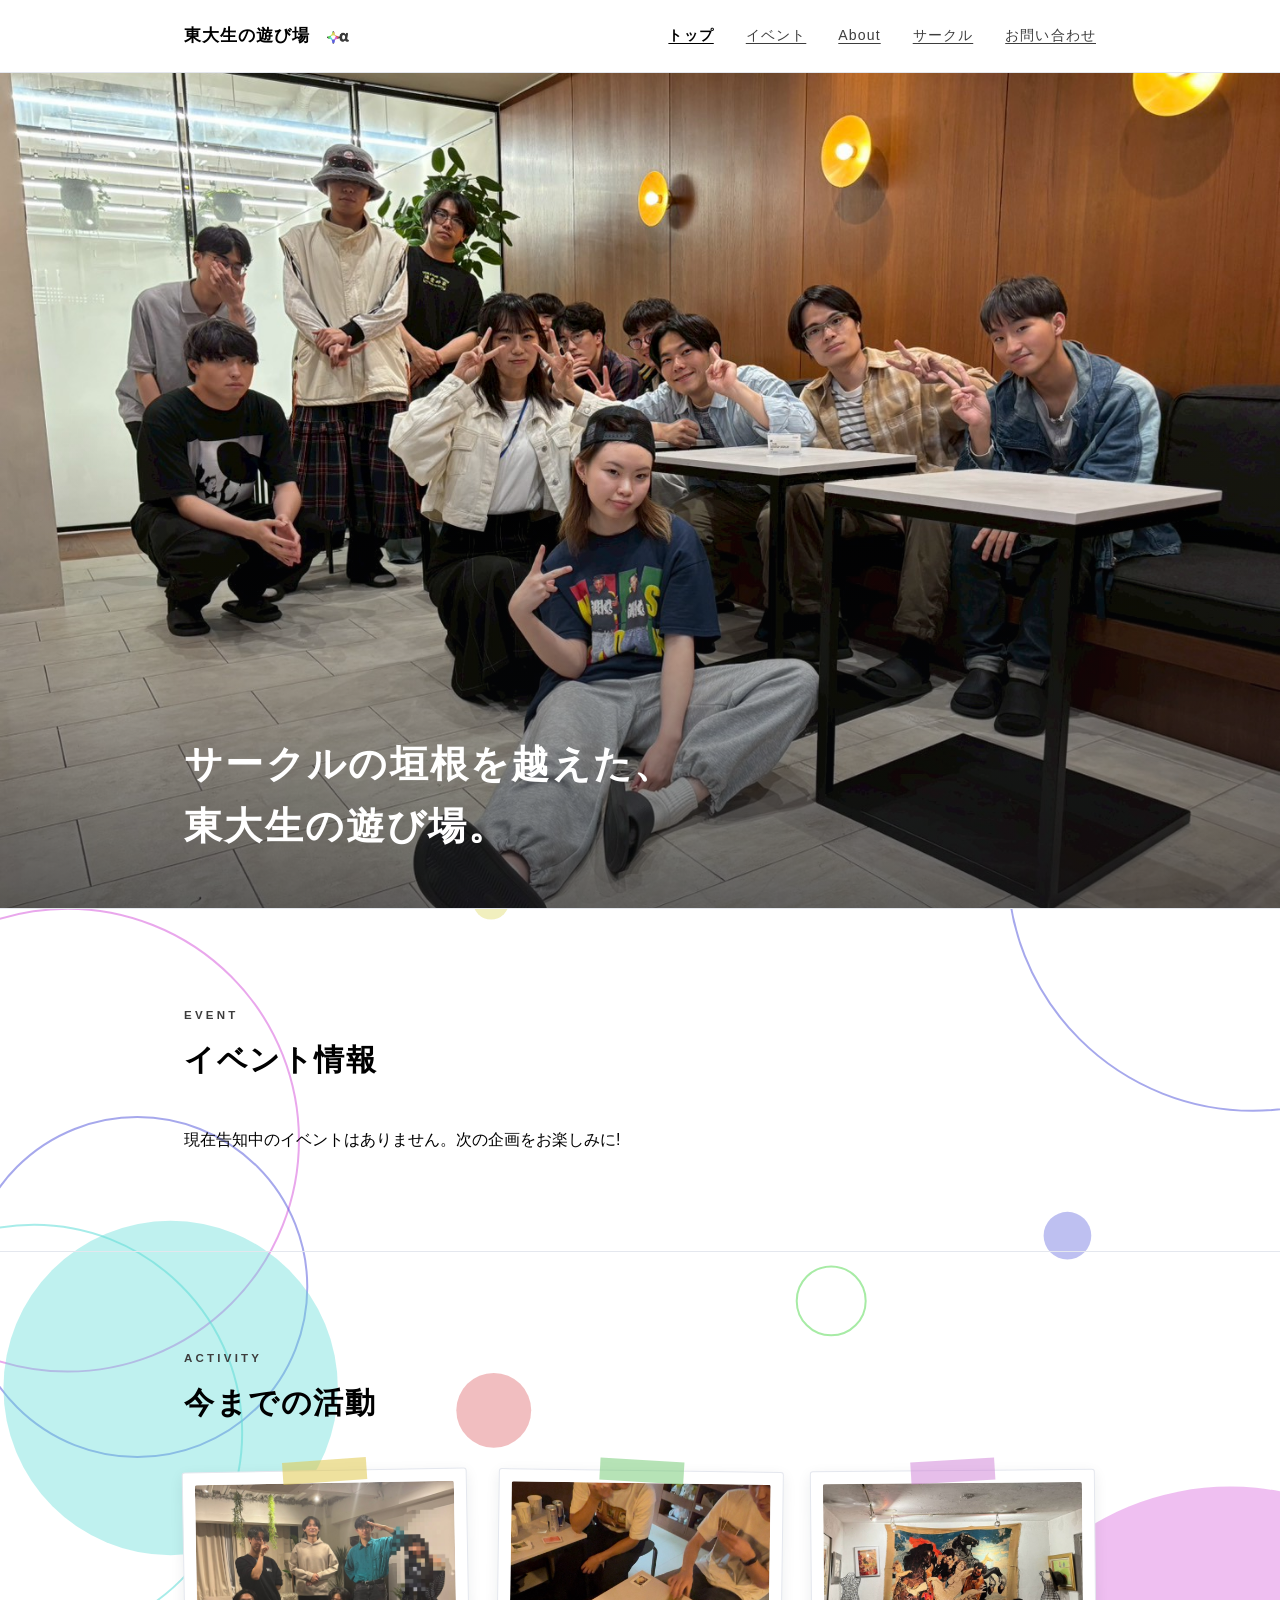
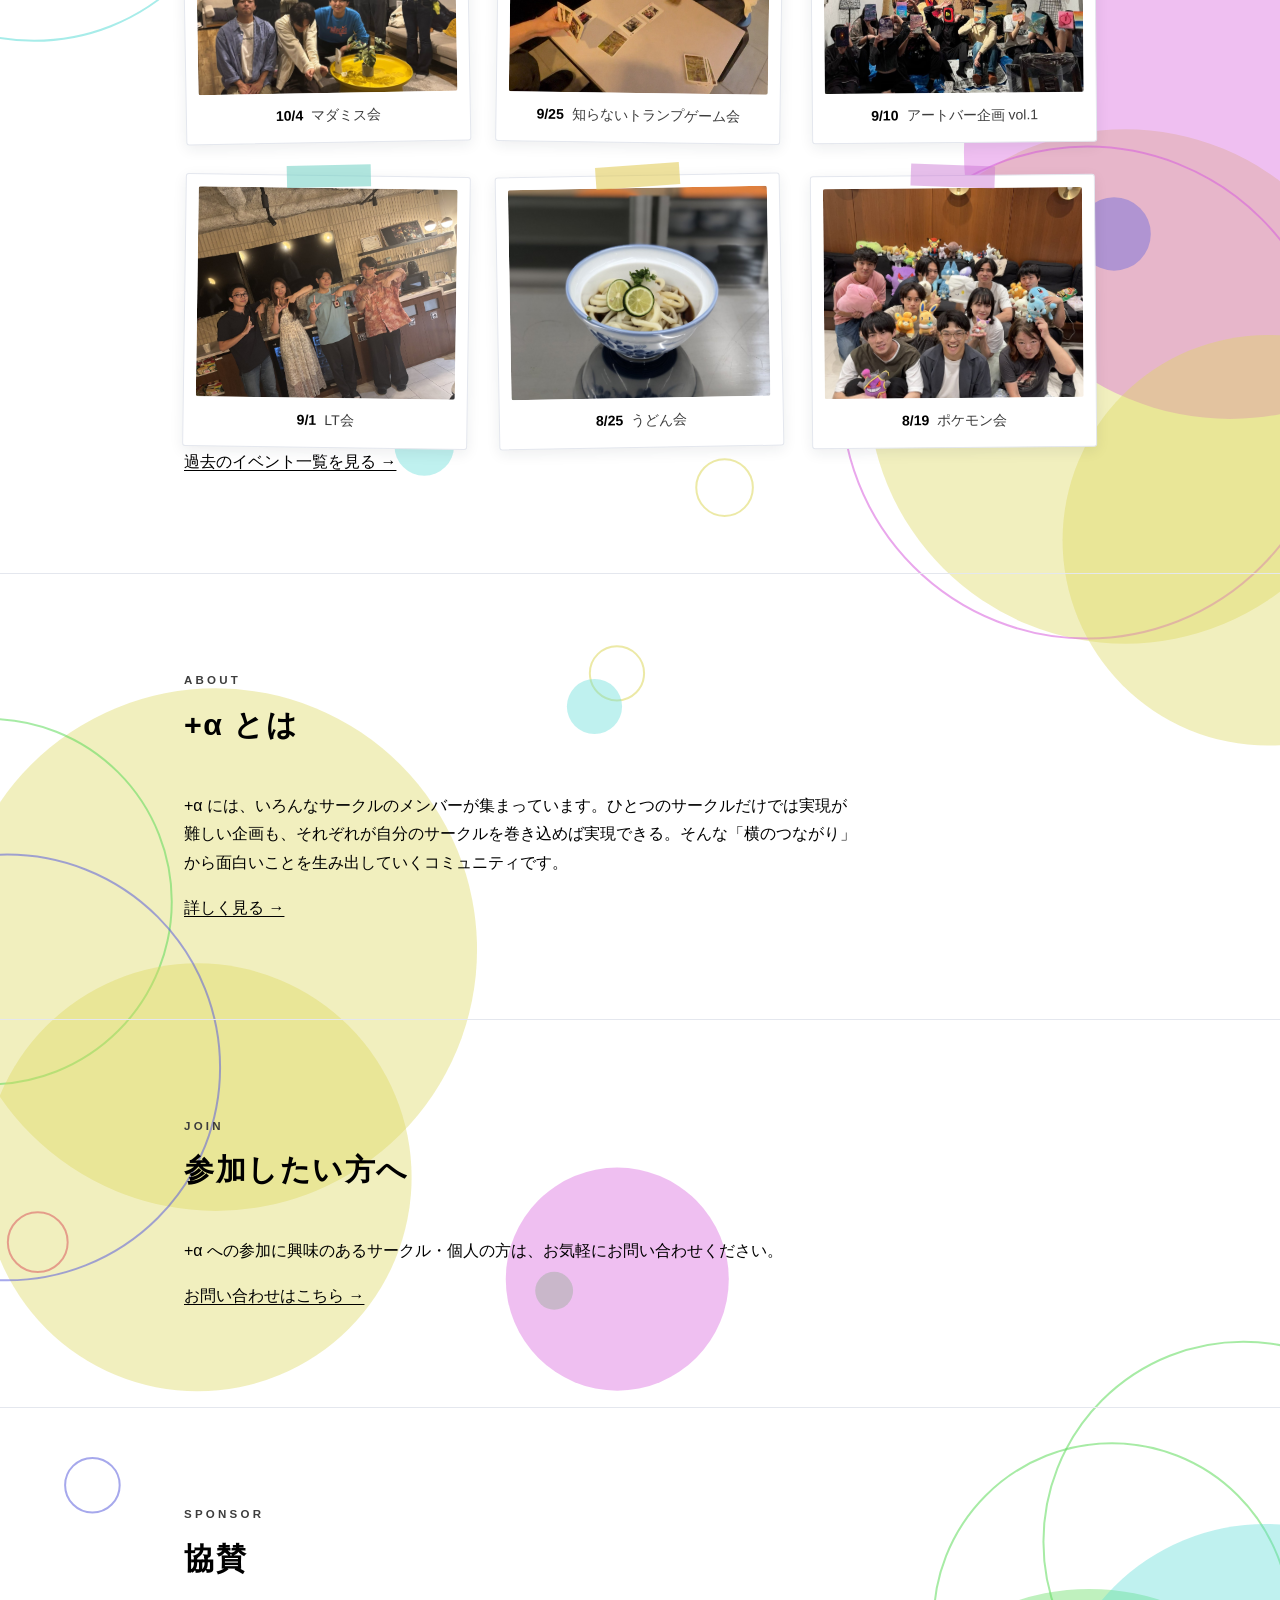
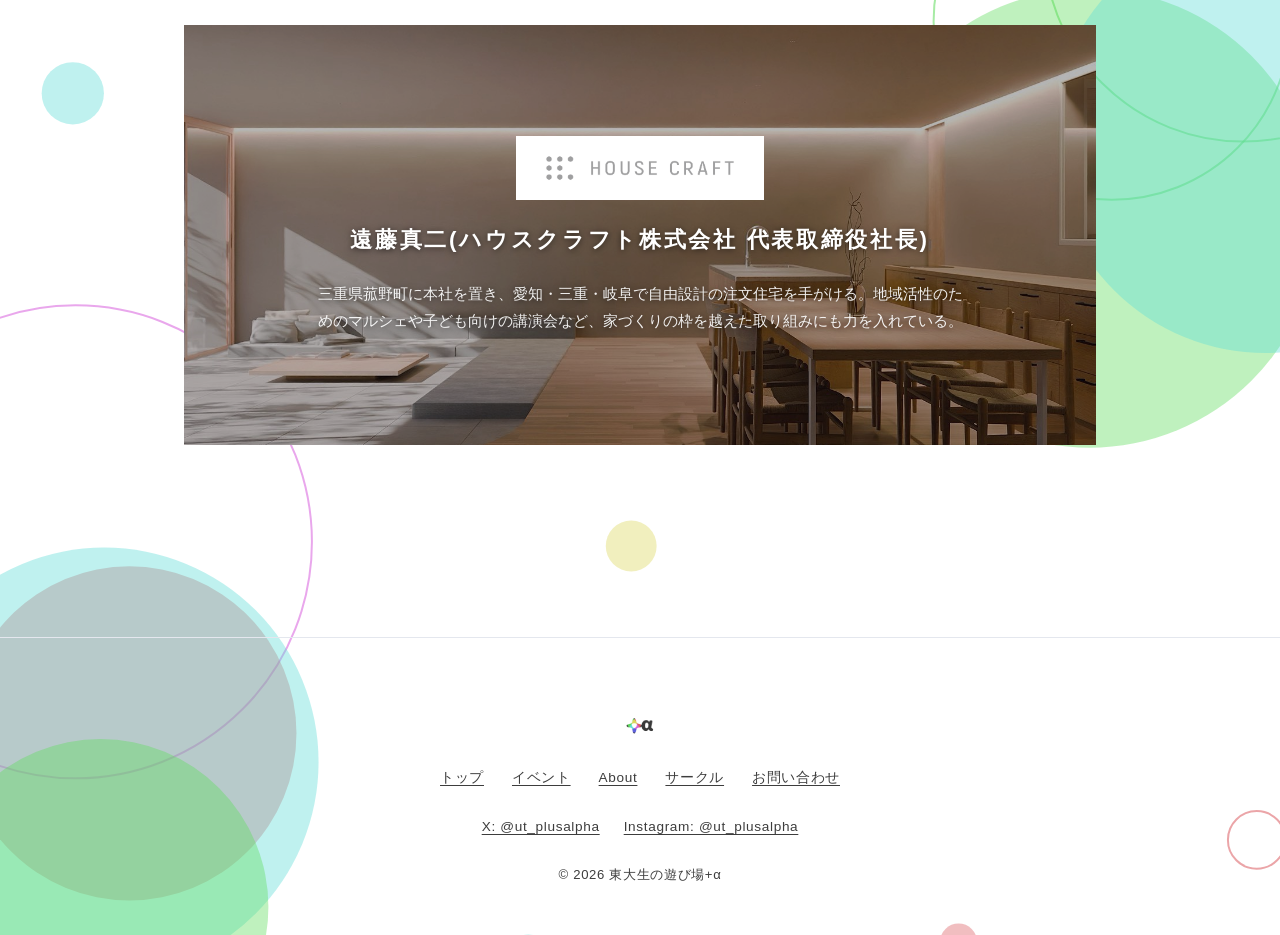
<file: public/index.html>
<!DOCTYPE html>
<html lang="ja">
<head>
  <meta charset="UTF-8">
  <meta name="viewport" content="width=device-width, initial-scale=1.0">
  <title>東大生の遊び場+α</title>
  <meta name="description" content="東大生の遊び場+α(プラスアルファ)は、いろんなサークルのメンバーが集まるコミュニティ。交流会からサッカー観戦、AI実験イベントまで、面白そうなことをなんでもやっています。">
  <link rel="stylesheet" href="style.css">
  <link rel="icon" type="image/svg+xml" href="images/favicon.svg">
</head>
<body>
  <header class="site-header">
    <div class="container">
      <a class="brand" href="index.html">東大生の遊び場<img class="brand-logo" src="images/logo.png" alt="+α"></a>
      <nav class="site-nav">
        <a href="index.html" aria-current="page">トップ</a>
        <a href="events/index.html">イベント</a>
        <a href="about/index.html">About</a>
        <a href="circles/index.html">サークル</a>
        <a href="contact/index.html">お問い合わせ</a>
      </nav>
    </div>
  </header>

  <main>
    <section class="hero">
      <img class="hero-bg" src="images/event-0607-second.jpg" alt="交流会に集まったメンバーの集合写真">
      <div class="hero-content">
        <h1>サークルの垣根を越えた、<br>東大生の遊び場。</h1>
      </div>
    </section>

    <section class="section" id="events">
      <div class="container">
        <p class="kicker">EVENT</p>
        <h2>イベント情報</h2>
        <div id="event-list"></div>
      </div>
    </section>

    <section class="section" id="activities">
      <div class="container">
        <p class="kicker">ACTIVITY</p>
        <h2>今までの活動</h2>
        <div class="photo-grid" id="activity-list"></div>
        <div class="prose">
          <p><a href="events/index.html">過去のイベント一覧を見る →</a></p>
        </div>
      </div>
    </section>

    <section class="section">
      <div class="container">
        <p class="kicker">ABOUT</p>
        <h2>+α とは</h2>
        <div class="prose">
          <p>+α には、いろんなサークルのメンバーが集まっています。ひとつのサークルだけでは実現が難しい企画も、それぞれが自分のサークルを巻き込めば実現できる。そんな「横のつながり」から面白いことを生み出していくコミュニティです。</p>
          <p><a href="about/index.html">詳しく見る →</a></p>
        </div>
      </div>
    </section>

    <section class="section">
      <div class="container">
        <p class="kicker">JOIN</p>
        <h2>参加したい方へ</h2>
        <div class="prose">
          <p>+α への参加に興味のあるサークル・個人の方は、お気軽にお問い合わせください。</p>
          <p><a href="contact/index.html">お問い合わせはこちら →</a></p>
        </div>
      </div>
    </section>

    <section class="section" id="sponsors" hidden>
      <div class="container">
        <p class="kicker">SPONSOR</p>
        <h2>協賛</h2>
        <div class="sponsor-list" id="sponsor-list"></div>
      </div>
    </section>
  </main>

  <footer class="site-footer">
    <div class="container">
      <img class="footer-logo" src="images/logo.png" alt="+α">
      <nav class="footer-nav">
        <a href="index.html">トップ</a>
        <a href="events/index.html">イベント</a>
        <a href="about/index.html">About</a>
        <a href="circles/index.html">サークル</a>
        <a href="contact/index.html">お問い合わせ</a>
      </nav>
      <div class="footer-sns">
        <a href="https://x.com/ut_plusalpha" target="_blank" rel="noopener">X: @ut_plusalpha</a>
        <a href="https://www.instagram.com/ut_plusalpha/" target="_blank" rel="noopener">Instagram: @ut_plusalpha</a>
      </div>
      &copy; 2026 東大生の遊び場+α
    </div>
  </footer>

  <script src="expire.js"></script>
  <script src="events-data.js"></script>
  <script src="sponsors-data.js"></script>
  <script>
    // イベント情報(UPCOMING_EVENTS)の描画。until の日を過ぎたものは載せない
    const upcomingEvents = UPCOMING_EVENTS.filter((event) => !isExpired(event.until));
    const eventList = document.getElementById("event-list");
    if (upcomingEvents.length === 0) {
      const empty = document.createElement("p");
      empty.textContent = "現在告知中のイベントはありません。次の企画をお楽しみに!";
      eventList.appendChild(empty);
    }
    for (const event of upcomingEvents) {
      const card = document.createElement("article");
      card.className = "event-card";

      const badge = document.createElement("span");
      badge.className = "tag";
      badge.textContent = event.badge;
      card.appendChild(badge);

      const heading = document.createElement("h3");
      heading.textContent = event.title;
      card.appendChild(heading);

      const body = document.createElement("div");
      body.className = "event-body";

      if (event.flyers.length > 0) {
        const flyerGrid = document.createElement("div");
        flyerGrid.className = "flyer-grid";
        for (const flyer of event.flyers) {
          const link = document.createElement("a");
          link.href = flyer.src;
          link.target = "_blank";
          link.rel = "noopener";
          const img = document.createElement("img");
          img.src = flyer.src;
          img.alt = flyer.alt;
          img.loading = "lazy";
          link.appendChild(img);
          flyerGrid.appendChild(link);
        }
        body.appendChild(flyerGrid);
      }

      const prose = document.createElement("div");
      prose.className = "prose";

      const desc = document.createElement("p");
      desc.textContent = event.description;
      prose.appendChild(desc);

      const dl = document.createElement("dl");
      for (const [label, value] of event.details) {
        const dt = document.createElement("dt");
        dt.textContent = label;
        const dd = document.createElement("dd");
        dd.textContent = value;
        dl.append(dt, dd);
      }
      prose.appendChild(dl);

      if (event.note) {
        const note = document.createElement("p");
        note.className = "event-note";
        note.textContent = event.note;
        prose.appendChild(note);
      }

      body.appendChild(prose);
      card.appendChild(body);
      eventList.appendChild(card);
    }

    // 今までの活動(PAST_ACTIVITIES)の描画。トップページには最新6件だけ載せ、全件は /events で見せる
    const activityList = document.getElementById("activity-list");
    for (const activity of PAST_ACTIVITIES.slice(0, 6)) {
      const figure = document.createElement("figure");
      figure.className = "polaroid";

      if (activity.src) {
        const img = document.createElement("img");
        img.src = activity.src;
        img.alt = activity.alt;
        img.loading = "lazy";
        figure.appendChild(img);
      } else {
        const placeholder = document.createElement("div");
        placeholder.className = "polaroid-placeholder";
        placeholder.textContent = "写真準備中";
        figure.appendChild(placeholder);
      }

      const caption = document.createElement("figcaption");
      const date = document.createElement("span");
      date.className = "date";
      date.textContent = activity.date;
      caption.append(date, activity.title);

      figure.appendChild(caption);
      activityList.appendChild(figure);
    }

    // 協賛企業(SPONSORS)の描画。写真を背景に、ロゴ・社名・紹介文を重ねたバナーとして表示する。
    // 掲載できる企業が1件もない間はセクションごと非表示にする
    const approvedSponsors = SPONSORS.filter((sponsor) => sponsor.approved);
    if (approvedSponsors.length > 0) {
      const sponsorList = document.getElementById("sponsor-list");
      for (const sponsor of approvedSponsors) {
        const link = document.createElement("a");
        link.className = "sponsor-feature";
        link.href = sponsor.url;
        link.target = "_blank";
        link.rel = "noopener";
        link.style.backgroundImage = `url("${sponsor.photo}")`;

        const overlay = document.createElement("div");
        overlay.className = "sponsor-feature-overlay";

        const logo = document.createElement("img");
        logo.className = "sponsor-feature-logo";
        logo.src = sponsor.logo;
        logo.alt = sponsor.name;
        logo.loading = "lazy";

        const name = document.createElement("p");
        name.className = "sponsor-feature-name";
        name.textContent = sponsor.name;

        const desc = document.createElement("p");
        desc.className = "sponsor-feature-desc";
        desc.textContent = sponsor.description;

        overlay.append(logo, name, desc);
        link.appendChild(overlay);
        sponsorList.appendChild(link);
      }
      document.getElementById("sponsors").hidden = false;
    }
  </script>
</body>
</html>
</file>
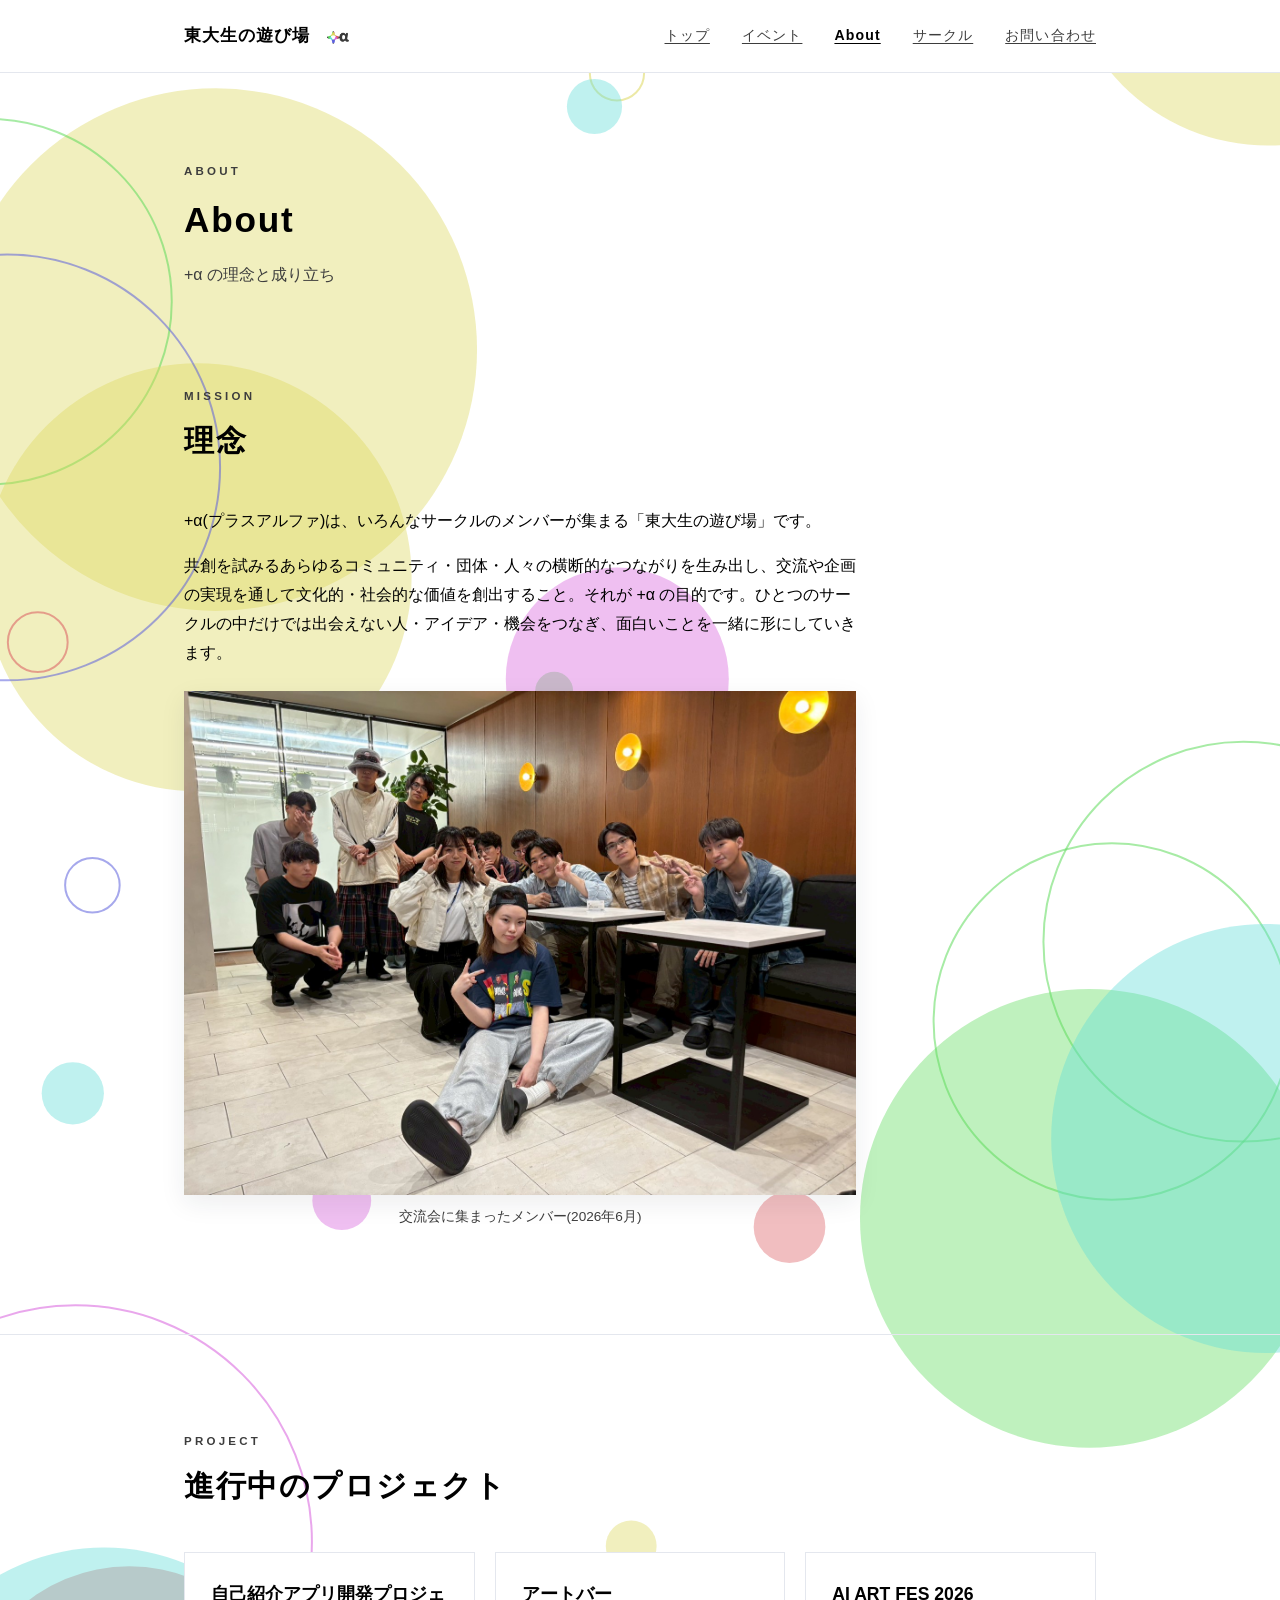
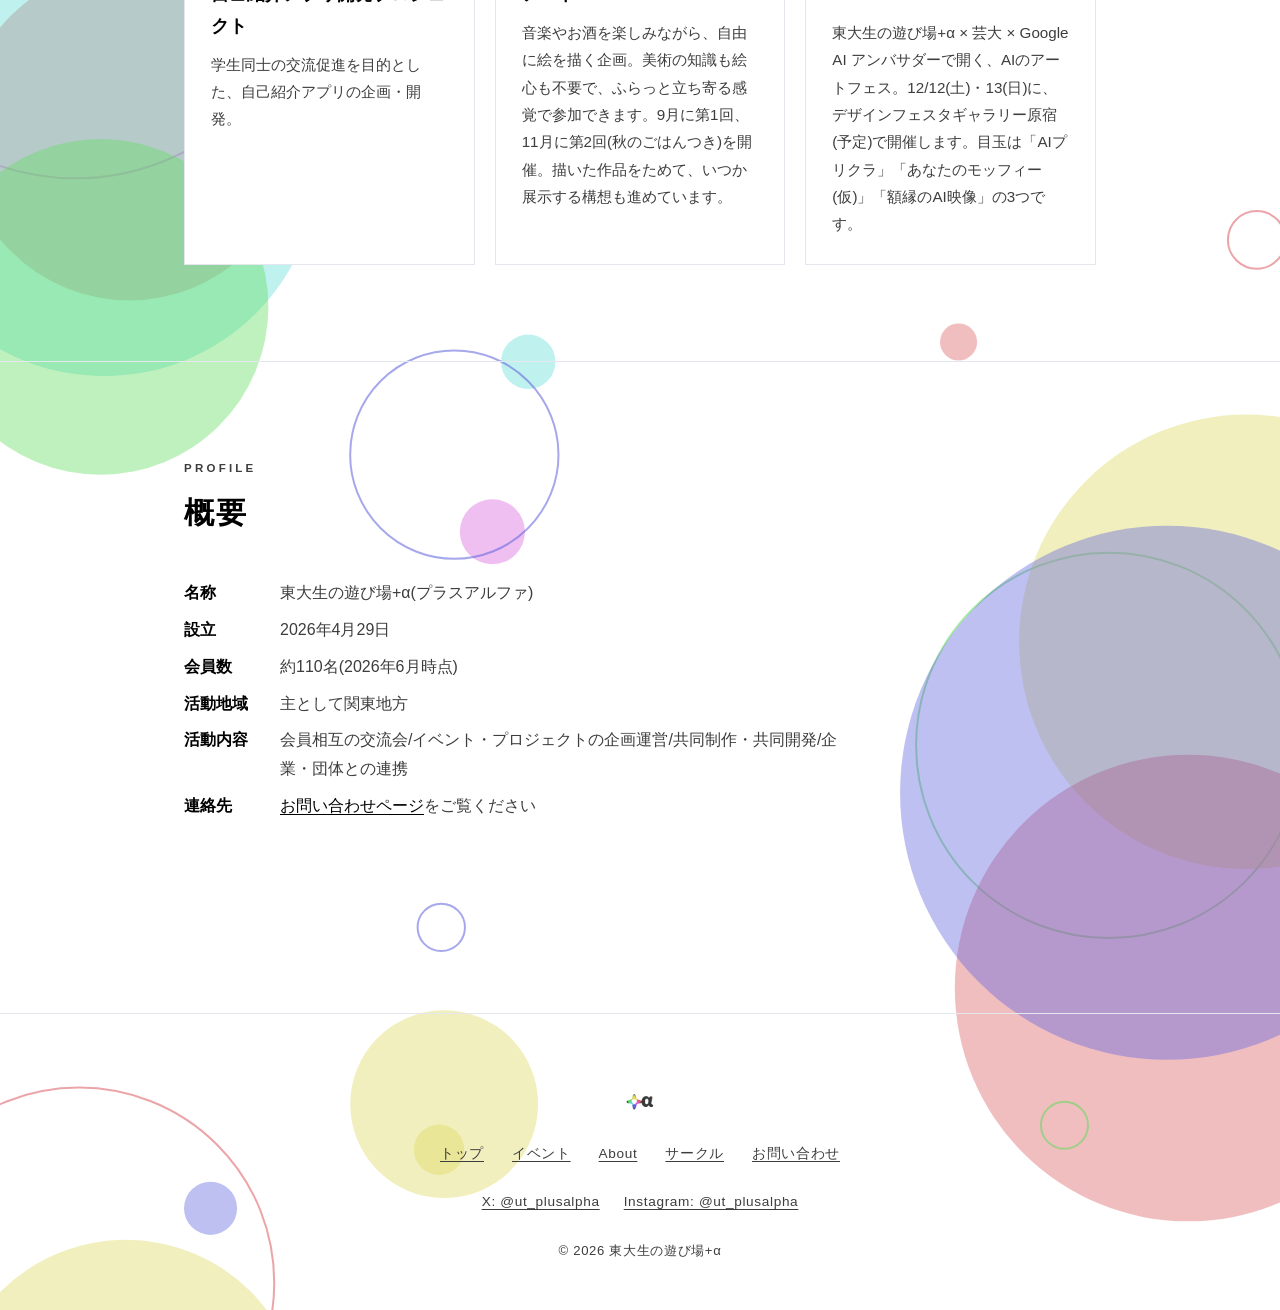
<file: public/about/index.html>
<!DOCTYPE html>
<html lang="ja">
<head>
  <meta charset="UTF-8">
  <meta name="viewport" content="width=device-width, initial-scale=1.0">
  <title>About — 東大生の遊び場+α</title>
  <meta name="description" content="東大生の遊び場+α(プラスアルファ)の理念・成り立ち・運営体制について。">
  <link rel="stylesheet" href="../style.css">
  <link rel="icon" type="image/svg+xml" href="../images/favicon.svg">
</head>
<body class="pg-about">
  <header class="site-header">
    <div class="container">
      <a class="brand" href="../index.html">東大生の遊び場<img class="brand-logo" src="../images/logo.png" alt="+α"></a>
      <nav class="site-nav">
        <a href="../index.html">トップ</a>
        <a href="../events/index.html">イベント</a>
        <a href="index.html" aria-current="page">About</a>
        <a href="../circles/index.html">サークル</a>
        <a href="../contact/index.html">お問い合わせ</a>
      </nav>
    </div>
  </header>

  <main>
    <div class="page-title">
      <div class="container">
        <p class="kicker">ABOUT</p>
        <h1>About</h1>
        <p class="lead">+α の理念と成り立ち</p>
      </div>
    </div>

    <section class="section">
      <div class="container">
        <p class="kicker">MISSION</p>
        <h2>理念</h2>
        <div class="prose">
          <p>+α(プラスアルファ)は、いろんなサークルのメンバーが集まる「東大生の遊び場」です。</p>
          <p>共創を試みるあらゆるコミュニティ・団体・人々の横断的なつながりを生み出し、交流や企画の実現を通して文化的・社会的な価値を創出すること。それが +α の目的です。ひとつのサークルの中だけでは出会えない人・アイデア・機会をつなぎ、面白いことを一緒に形にしていきます。</p>
          <figure class="photo-inline">
            <img src="../images/event-0607-second.jpg" alt="交流会に集まったメンバーの集合写真">
            <figcaption>交流会に集まったメンバー(2026年6月)</figcaption>
          </figure>
        </div>
      </div>
    </section>

    <section class="section">
      <div class="container">
        <p class="kicker">PROJECT</p>
        <h2>進行中のプロジェクト</h2>
        <div class="card-grid">
          <article class="card">
            <h3>自己紹介アプリ開発プロジェクト</h3>
            <p>学生同士の交流促進を目的とした、自己紹介アプリの企画・開発。</p>
          </article>
          <article class="card">
            <h3>アートバー</h3>
            <p>音楽やお酒を楽しみながら、自由に絵を描く企画。美術の知識も絵心も不要で、ふらっと立ち寄る感覚で参加できます。9月に第1回、11月に第2回(秋のごはんつき)を開催。描いた作品をためて、いつか展示する構想も進めています。</p>
          </article>
          <article class="card" data-until="2026-12-13">
            <h3>AI ART FES 2026</h3>
            <p>東大生の遊び場+α × 芸大 × Google AI アンバサダーで開く、AIのアートフェス。12/12(土)・13(日)に、デザインフェスタギャラリー原宿(予定)で開催します。目玉は「AIプリクラ」「あなたのモッフィー(仮)」「額縁のAI映像」の3つです。</p>
            <p data-until="2026-11-03">一緒につくる人と、自分の作品を展示したい人を募集中です(11/3(火)23:59 締め切り)。機材はこちらで用意するので、AIに慣れていない人も、絵が描けない人も大歓迎。設営や当日の受付など、できるところだけ手伝ってくれる人も募集しています。ご希望の方は、お問い合わせページからご連絡ください。</p>
          </article>
        </div>
      </div>
    </section>

    <section class="section">
      <div class="container">
        <p class="kicker">PROFILE</p>
        <h2>概要</h2>
        <div class="prose">
          <dl>
            <dt>名称</dt>
            <dd>東大生の遊び場+α(プラスアルファ)</dd>
            <dt>設立</dt>
            <dd>2026年4月29日</dd>
            <dt>会員数</dt>
            <dd>約110名(2026年6月時点)</dd>
            <dt>活動地域</dt>
            <dd>主として関東地方</dd>
            <dt>活動内容</dt>
            <dd>会員相互の交流会/イベント・プロジェクトの企画運営/共同制作・共同開発/企業・団体との連携</dd>
            <dt>連絡先</dt>
            <dd><a href="../contact/index.html">お問い合わせページ</a>をご覧ください</dd>
          </dl>
        </div>
      </div>
    </section>
  </main>

  <footer class="site-footer">
    <div class="container">
      <img class="footer-logo" src="../images/logo.png" alt="+α">
      <nav class="footer-nav">
        <a href="../index.html">トップ</a>
        <a href="../events/index.html">イベント</a>
        <a href="index.html">About</a>
        <a href="../circles/index.html">サークル</a>
        <a href="../contact/index.html">お問い合わせ</a>
      </nav>
      <div class="footer-sns">
        <a href="https://x.com/ut_plusalpha" target="_blank" rel="noopener">X: @ut_plusalpha</a>
        <a href="https://www.instagram.com/ut_plusalpha/" target="_blank" rel="noopener">Instagram: @ut_plusalpha</a>
      </div>
      &copy; 2026 東大生の遊び場+α
    </div>
  </footer>
  <script src="../expire.js"></script>
</body>
</html>
</file>
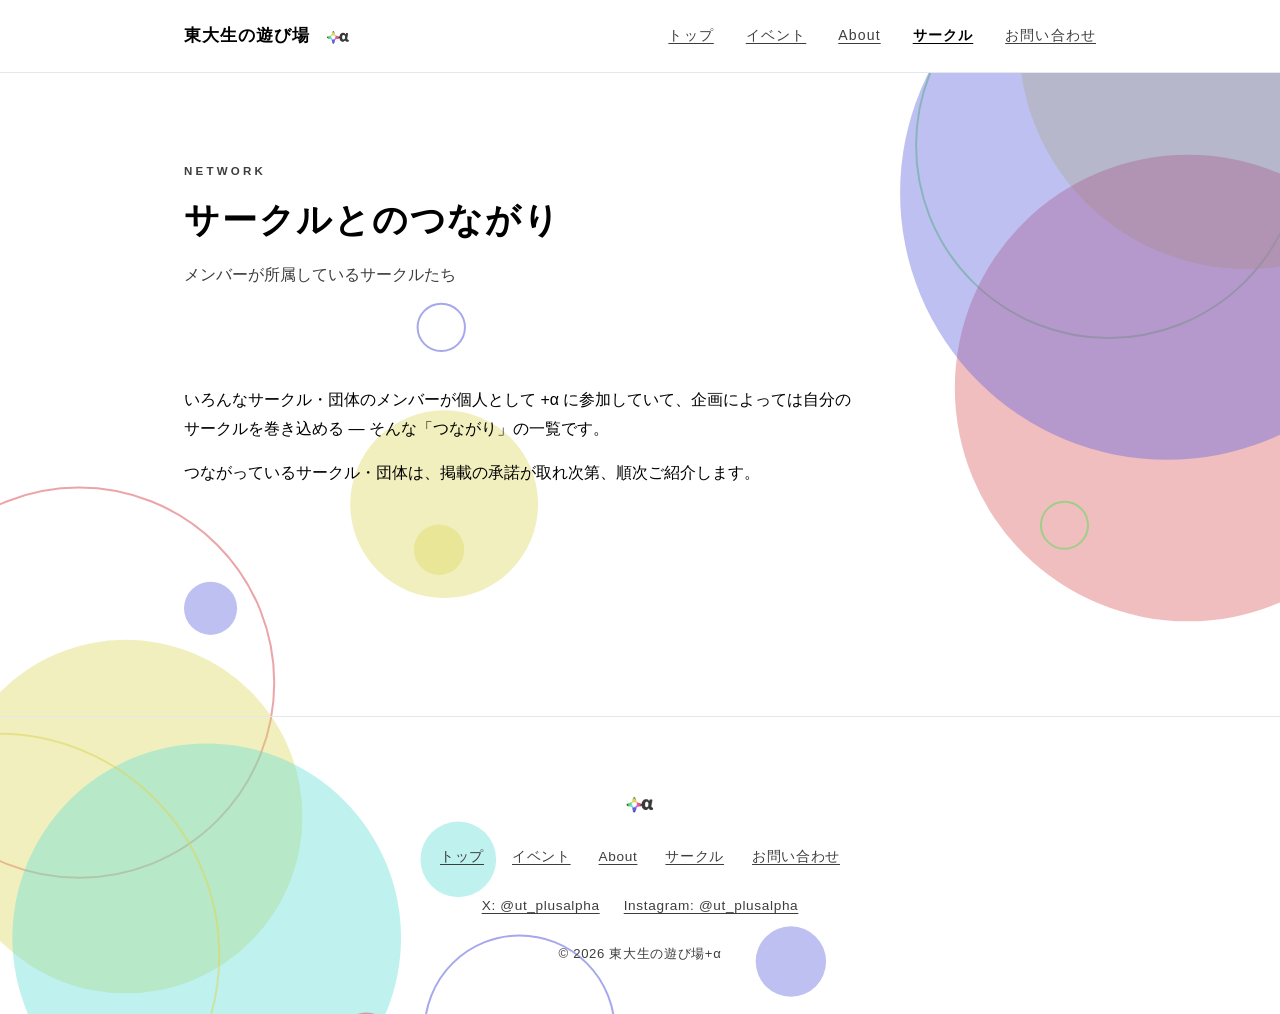
<file: public/circles/index.html>
<!DOCTYPE html>
<html lang="ja">
<head>
  <meta charset="UTF-8">
  <meta name="viewport" content="width=device-width, initial-scale=1.0">
  <title>サークルとのつながり — 東大生の遊び場+α</title>
  <meta name="description" content="東大生の遊び場+α(プラスアルファ)のメンバーが所属しているサークルの紹介。ここから一緒に面白いことを企画できるかもしれません。">
  <link rel="stylesheet" href="../style.css">
  <link rel="icon" type="image/svg+xml" href="../images/favicon.svg">
</head>
<body class="pg-circles">
  <header class="site-header">
    <div class="container">
      <a class="brand" href="../index.html">東大生の遊び場<img class="brand-logo" src="../images/logo.png" alt="+α"></a>
      <nav class="site-nav">
        <a href="../index.html">トップ</a>
        <a href="../events/index.html">イベント</a>
        <a href="../about/index.html">About</a>
        <a href="index.html" aria-current="page">サークル</a>
        <a href="../contact/index.html">お問い合わせ</a>
      </nav>
    </div>
  </header>

  <main>
    <div class="page-title">
      <div class="container">
        <p class="kicker">NETWORK</p>
        <h1>サークルとのつながり</h1>
        <p class="lead">メンバーが所属しているサークルたち</p>
      </div>
    </div>

    <section class="section">
      <div class="container">
        <div class="prose">
          <p>いろんなサークル・団体のメンバーが個人として +α に参加していて、企画によっては自分のサークルを巻き込める — そんな「つながり」の一覧です。</p>
          <p id="circle-count"></p>
        </div>
        <ul class="circle-grid" id="circle-list"></ul>
      </div>
    </section>
  </main>

  <footer class="site-footer">
    <div class="container">
      <img class="footer-logo" src="../images/logo.png" alt="+α">
      <nav class="footer-nav">
        <a href="../index.html">トップ</a>
        <a href="../events/index.html">イベント</a>
        <a href="../about/index.html">About</a>
        <a href="index.html">サークル</a>
        <a href="../contact/index.html">お問い合わせ</a>
      </nav>
      <div class="footer-sns">
        <a href="https://x.com/ut_plusalpha" target="_blank" rel="noopener">X: @ut_plusalpha</a>
        <a href="https://www.instagram.com/ut_plusalpha/" target="_blank" rel="noopener">Instagram: @ut_plusalpha</a>
      </div>
      &copy; 2026 東大生の遊び場+α
    </div>
  </footer>

  <script src="../circles-data.js"></script>
  <script>
    // 掲載の承諾を得た(approved: true)ものだけ表示する
    const approvedCircles = CIRCLES.filter((circle) => circle.approved);

    document.getElementById("circle-count").textContent =
      approvedCircles.length > 0
        ? "現在 " + approvedCircles.length + " のサークル・団体とつながっています。"
        : "つながっているサークル・団体は、掲載の承諾が取れ次第、順次ご紹介します。";

    const list = document.getElementById("circle-list");
    for (const circle of approvedCircles) {
      const li = document.createElement("li");
      li.className = "circle-card";

      // link があればカード全体をリンクにする。なければただの div
      const inner = document.createElement(circle.link ? "a" : "div");
      inner.className = "circle-card-inner";
      if (circle.link) {
        inner.href = circle.link;
        inner.target = "_blank";
        inner.rel = "noopener";
      }

      if (circle.photo) {
        const photoWrap = document.createElement("div");
        photoWrap.className = "circle-card-photo";
        const photoImg = document.createElement("img");
        photoImg.src = circle.photo;
        photoImg.alt = "";
        photoWrap.appendChild(photoImg);
        inner.appendChild(photoWrap);
      }

      const body = document.createElement("div");
      body.className = "circle-card-body";

      const header = document.createElement("div");
      header.className = "circle-card-header";

      if (circle.logo) {
        const logoImg = document.createElement("img");
        logoImg.className = "circle-card-logo";
        logoImg.src = circle.logo;
        logoImg.alt = "";
        header.appendChild(logoImg);
      }

      const name = document.createElement("h3");
      name.textContent = circle.name;
      header.appendChild(name);
      body.appendChild(header);

      if (circle.description) {
        const desc = document.createElement("p");
        desc.textContent = circle.description;
        body.appendChild(desc);
      }

      inner.appendChild(body);
      li.appendChild(inner);
      list.appendChild(li);
    }
  </script>
</body>
</html>
</file>
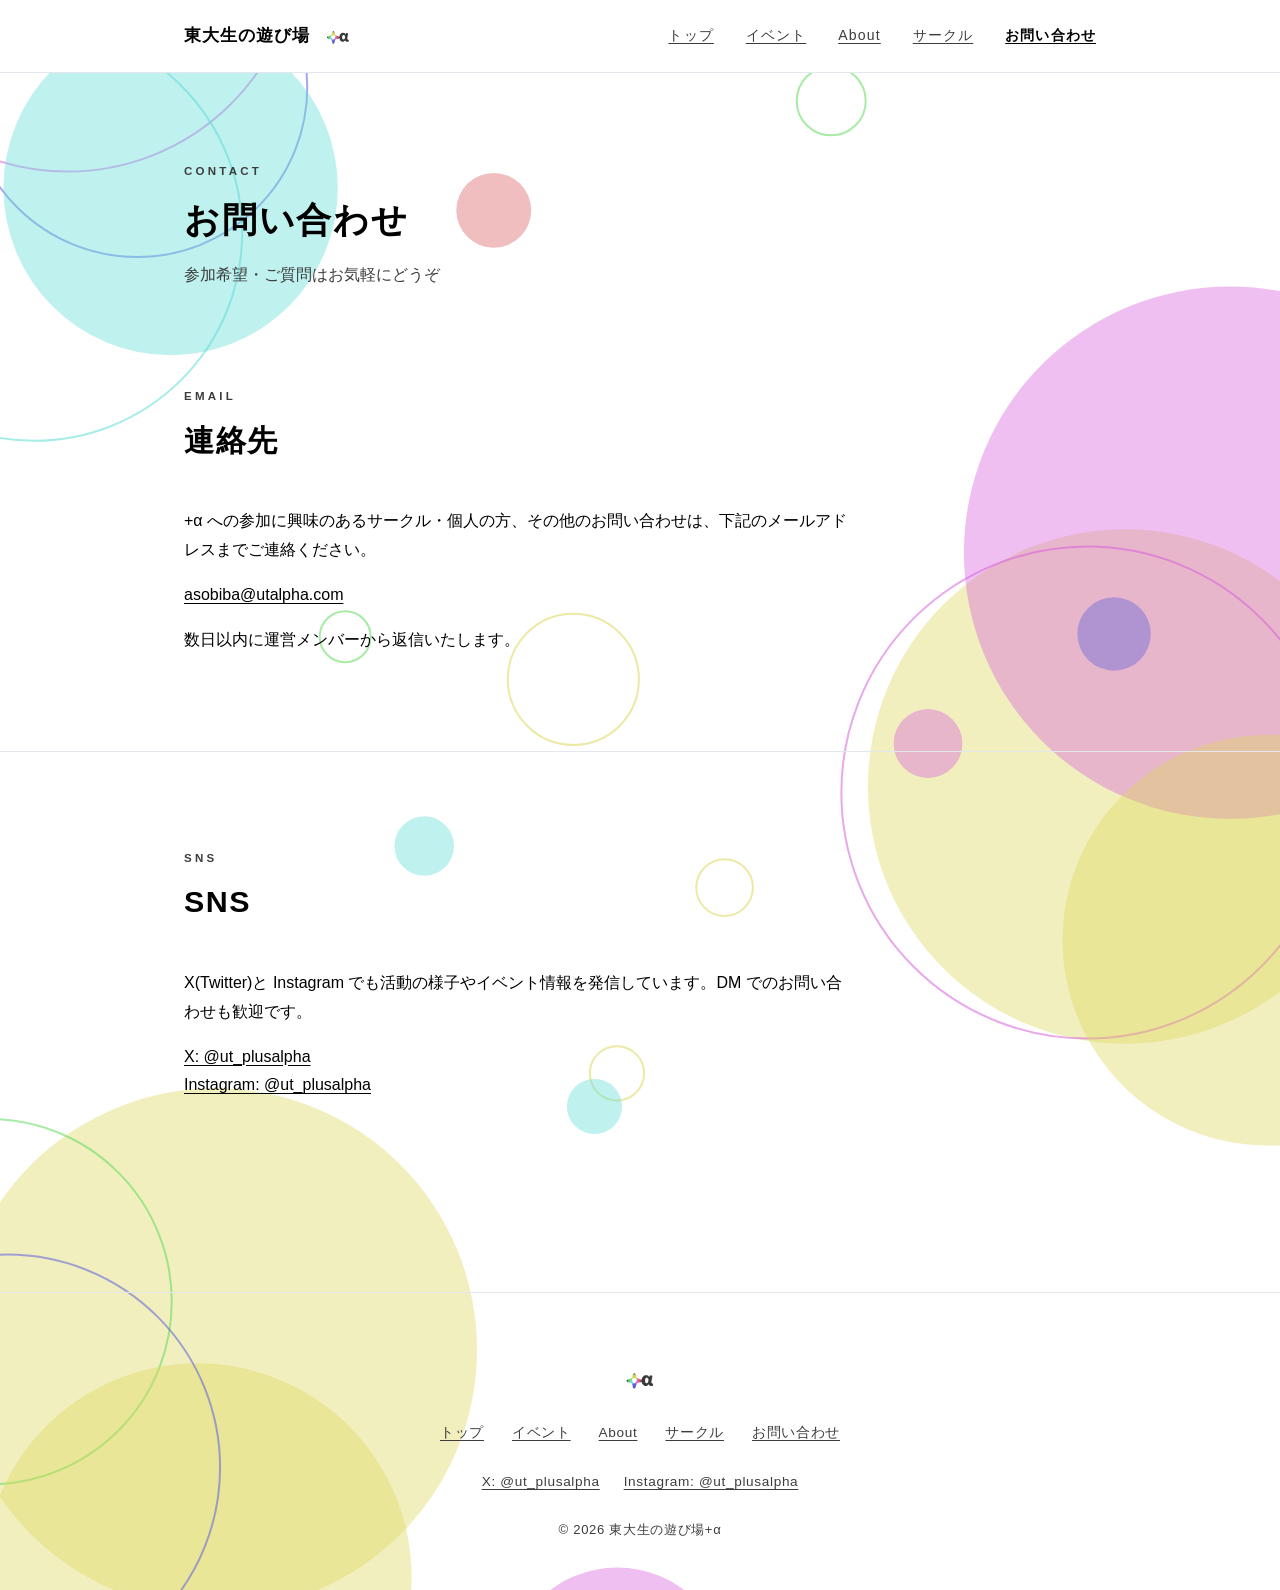
<file: public/contact/index.html>
<!DOCTYPE html>
<html lang="ja">
<head>
  <meta charset="UTF-8">
  <meta name="viewport" content="width=device-width, initial-scale=1.0">
  <title>お問い合わせ — 東大生の遊び場+α</title>
  <meta name="description" content="東大生の遊び場+α(プラスアルファ)への参加希望・お問い合わせはこちらから。">
  <link rel="stylesheet" href="../style.css">
  <link rel="icon" type="image/svg+xml" href="../images/favicon.svg">
</head>
<body class="pg-contact">
  <header class="site-header">
    <div class="container">
      <a class="brand" href="../index.html">東大生の遊び場<img class="brand-logo" src="../images/logo.png" alt="+α"></a>
      <nav class="site-nav">
        <a href="../index.html">トップ</a>
        <a href="../events/index.html">イベント</a>
        <a href="../about/index.html">About</a>
        <a href="../circles/index.html">サークル</a>
        <a href="index.html" aria-current="page">お問い合わせ</a>
      </nav>
    </div>
  </header>

  <main>
    <div class="page-title">
      <div class="container">
        <p class="kicker">CONTACT</p>
        <h1>お問い合わせ</h1>
        <p class="lead">参加希望・ご質問はお気軽にどうぞ</p>
      </div>
    </div>

    <section class="section">
      <div class="container">
        <p class="kicker">EMAIL</p>
        <h2>連絡先</h2>
        <div class="prose">
          <p>+α への参加に興味のあるサークル・個人の方、その他のお問い合わせは、下記のメールアドレスまでご連絡ください。</p>
          <!-- TODO: contact@ の受信が直ったら contact@utalpha.com に戻す(SPEC.md の TODO 参照) -->
          <p><a href="mailto:asobiba@utalpha.com">asobiba@utalpha.com</a></p>
          <p>数日以内に運営メンバーから返信いたします。</p>
        </div>
      </div>
    </section>

    <section class="section">
      <div class="container">
        <p class="kicker">SNS</p>
        <h2>SNS</h2>
        <div class="prose">
          <p>X(Twitter)と Instagram でも活動の様子やイベント情報を発信しています。DM でのお問い合わせも歓迎です。</p>
          <p>
            <a href="https://x.com/ut_plusalpha" target="_blank" rel="noopener">X: @ut_plusalpha</a><br>
            <a href="https://www.instagram.com/ut_plusalpha/" target="_blank" rel="noopener">Instagram: @ut_plusalpha</a>
          </p>
        </div>
      </div>
    </section>
  </main>

  <footer class="site-footer">
    <div class="container">
      <img class="footer-logo" src="../images/logo.png" alt="+α">
      <nav class="footer-nav">
        <a href="../index.html">トップ</a>
        <a href="../events/index.html">イベント</a>
        <a href="../about/index.html">About</a>
        <a href="../circles/index.html">サークル</a>
        <a href="index.html">お問い合わせ</a>
      </nav>
      <div class="footer-sns">
        <a href="https://x.com/ut_plusalpha" target="_blank" rel="noopener">X: @ut_plusalpha</a>
        <a href="https://www.instagram.com/ut_plusalpha/" target="_blank" rel="noopener">Instagram: @ut_plusalpha</a>
      </div>
      &copy; 2026 東大生の遊び場+α
    </div>
  </footer>
</body>
</html>
</file>
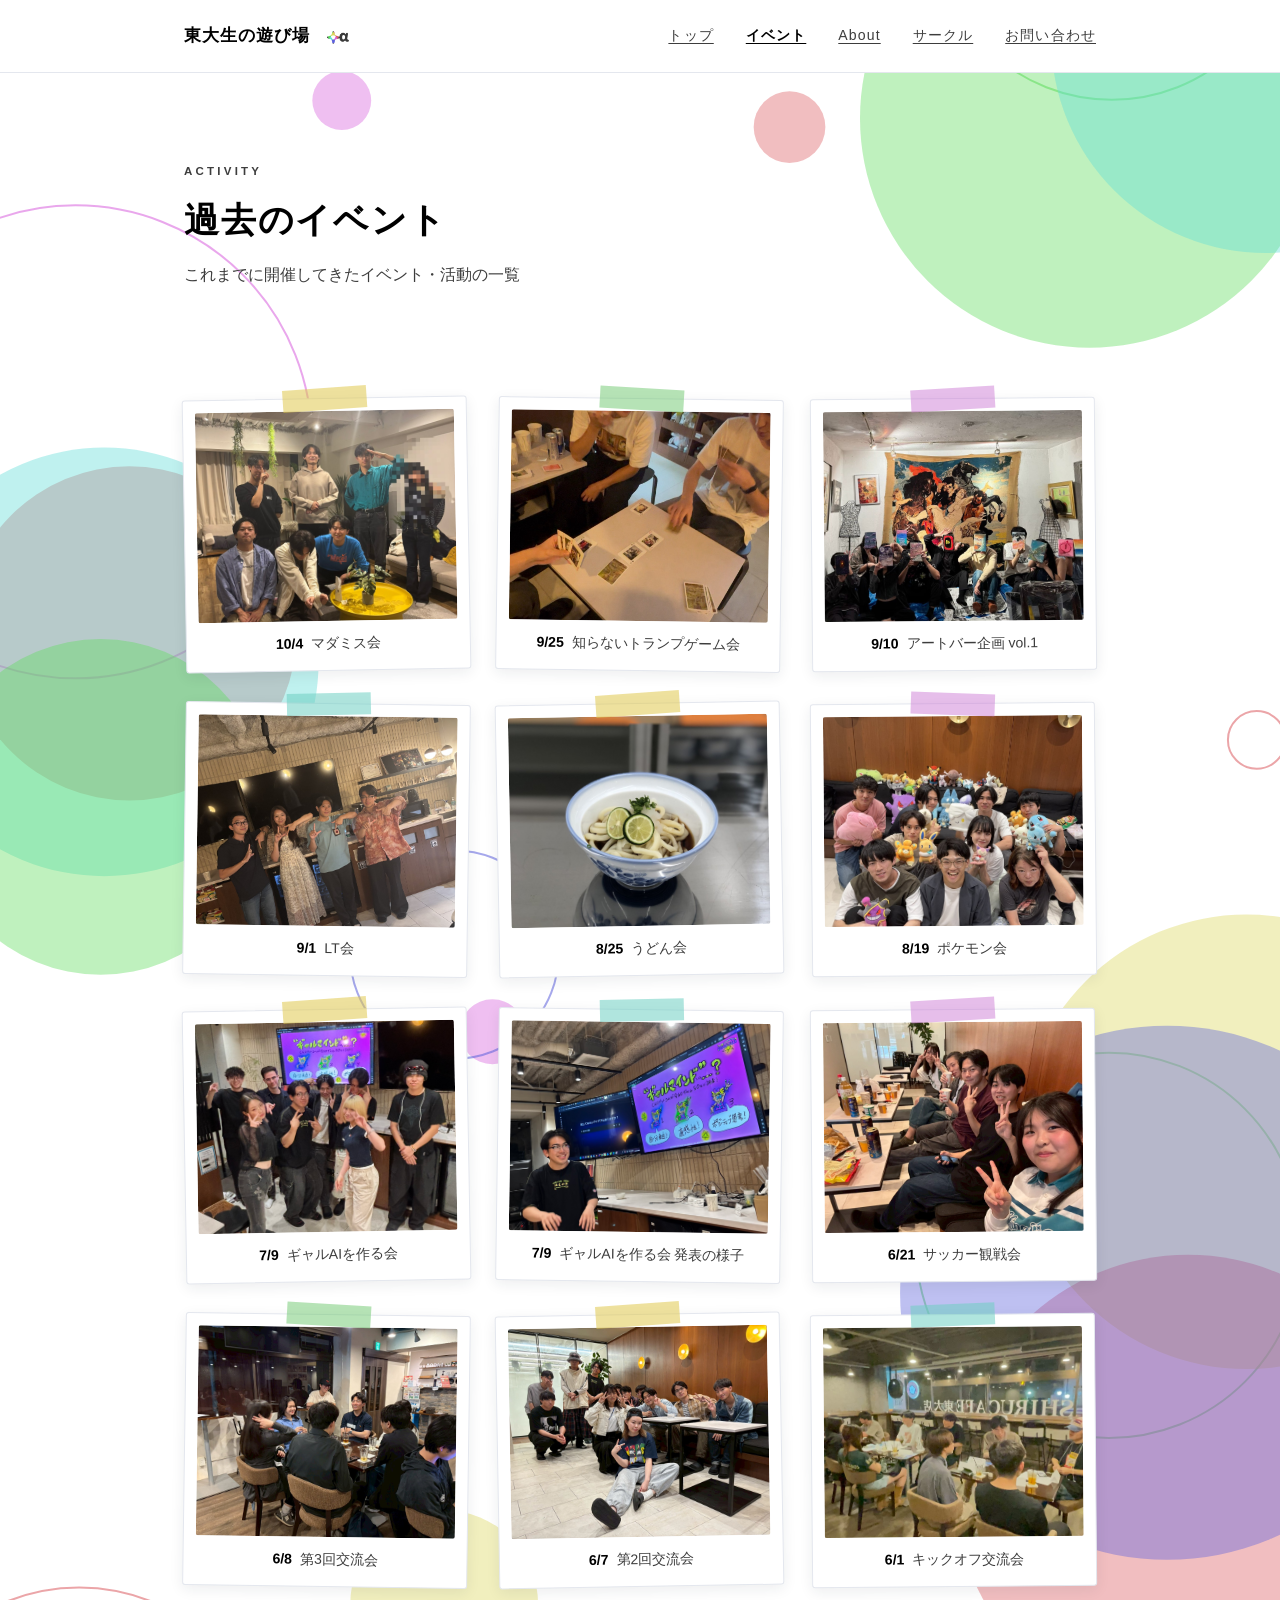
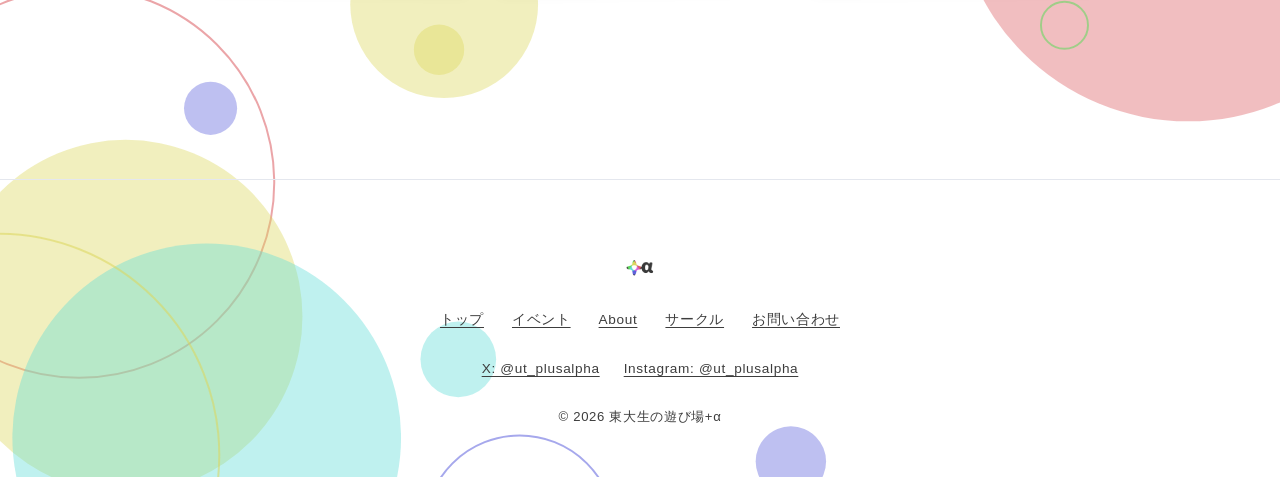
<file: public/events/index.html>
<!DOCTYPE html>
<html lang="ja">
<head>
  <meta charset="UTF-8">
  <meta name="viewport" content="width=device-width, initial-scale=1.0">
  <title>過去のイベント — 東大生の遊び場+α</title>
  <meta name="description" content="東大生の遊び場+α(プラスアルファ)がこれまでに開催してきたイベント・活動の一覧。">
  <link rel="stylesheet" href="../style.css">
  <link rel="icon" type="image/svg+xml" href="../images/favicon.svg">
</head>
<body class="pg-events">
  <header class="site-header">
    <div class="container">
      <a class="brand" href="../index.html">東大生の遊び場<img class="brand-logo" src="../images/logo.png" alt="+α"></a>
      <nav class="site-nav">
        <a href="../index.html">トップ</a>
        <a href="index.html" aria-current="page">イベント</a>
        <a href="../about/index.html">About</a>
        <a href="../circles/index.html">サークル</a>
        <a href="../contact/index.html">お問い合わせ</a>
      </nav>
    </div>
  </header>

  <main>
    <div class="page-title">
      <div class="container">
        <p class="kicker">ACTIVITY</p>
        <h1>過去のイベント</h1>
        <p class="lead">これまでに開催してきたイベント・活動の一覧</p>
      </div>
    </div>

    <section class="section">
      <div class="container">
        <div class="photo-grid" id="activity-list"></div>
      </div>
    </section>
  </main>

  <footer class="site-footer">
    <div class="container">
      <img class="footer-logo" src="../images/logo.png" alt="+α">
      <nav class="footer-nav">
        <a href="../index.html">トップ</a>
        <a href="index.html">イベント</a>
        <a href="../about/index.html">About</a>
        <a href="../circles/index.html">サークル</a>
        <a href="../contact/index.html">お問い合わせ</a>
      </nav>
      <div class="footer-sns">
        <a href="https://x.com/ut_plusalpha" target="_blank" rel="noopener">X: @ut_plusalpha</a>
        <a href="https://www.instagram.com/ut_plusalpha/" target="_blank" rel="noopener">Instagram: @ut_plusalpha</a>
      </div>
      &copy; 2026 東大生の遊び場+α
    </div>
  </footer>

  <script src="../events-data.js"></script>
  <script>
    // 今までの活動(PAST_ACTIVITIES)の描画。ここでは全件を表示する
    const activityList = document.getElementById("activity-list");
    for (const activity of PAST_ACTIVITIES) {
      const figure = document.createElement("figure");
      figure.className = "polaroid";

      if (activity.src) {
        const img = document.createElement("img");
        img.src = "../" + activity.src;
        img.alt = activity.alt;
        img.loading = "lazy";
        figure.appendChild(img);
      } else {
        const placeholder = document.createElement("div");
        placeholder.className = "polaroid-placeholder";
        placeholder.textContent = "写真準備中";
        figure.appendChild(placeholder);
      }

      const caption = document.createElement("figcaption");
      const date = document.createElement("span");
      date.className = "date";
      date.textContent = activity.date;
      caption.append(date, activity.title);

      figure.appendChild(caption);
      activityList.appendChild(figure);
    }
  </script>
</body>
</html>
</file>
<file: public/style.css>
/* utalpha.com 共通スタイル */

:root {
  --text: #000000;
  --text-muted: #3d3d3d; /* 補足文用。ほぼ黒だが本文より一段弱く */
  --bg: #ffffff;
  --bg-alt: #f7f8fb;
  --border: #e4e7ee;
  --radius: 14px;
  --shadow: 0 8px 24px rgba(31, 36, 48, 0.08);
}

* {
  margin: 0;
  padding: 0;
  box-sizing: border-box;
}

body {
  font-family: "Hiragino Kaku Gothic ProN", "Hiragino Sans", "Yu Gothic UI", "Yu Gothic", Meiryo, sans-serif;
  color: var(--text);
  background-color: var(--bg);
  /* ロゴの「+」に使われている色の水玉模様(参考: 公式Instagramの投稿画像に合わせた配色・サイズ感・重なり具合)。
     縦に長い1枚の絵(1600x7200)を用意し、ページごとに background-position で違う位置を切り出して使う。
     繰り返し(repeat)はしないので、スクロールしても同じ柄が繰り返される見た目にならない。
     background-size を横幅基準にしているので、ウィンドウを最大化しても横いっぱいにフィットする。
     カードなど背景が不透明な要素の下には隠れるので、余白部分にだけうっすら見える */
  background-image: url("data:image/svg+xml,%3Csvg%20xmlns%3D'http%3A%2F%2Fwww.w3.org%2F2000%2Fsvg'%20width%3D'1600'%20height%3D'7200'%3E%3Ccircle%20cx%3D'-18.9'%20cy%3D'76.4'%20r%3D'294.0'%20fill%3D'none'%20stroke%3D'rgba(216%2C95%2C220%2C0.55)'%20stroke-width%3D'2.5'%2F%3E%3Ccircle%20cx%3D'274.9'%20cy%3D'169.6'%20r%3D'315.0'%20fill%3D'none'%20stroke%3D'rgba(220%2C215%2C94%2C0.55)'%20stroke-width%3D'2.5'%2F%3E%3Ccircle%20cx%3D'1381.4'%20cy%3D'738.6'%20r%3D'261.3'%20fill%3D'rgba(216%2C95%2C220%2C0.4)'%2F%3E%3Ccircle%20cx%3D'1562.6'%20cy%3D'655.4'%20r%3D'252.2'%20fill%3D'rgba(219%2C92%2C97%2C0.4)'%2F%3E%3Ccircle%20cx%3D'1061.7'%20cy%3D'262.7'%20r%3D'40.7'%20fill%3D'none'%20stroke%3D'rgba(220%2C215%2C94%2C0.55)'%20stroke-width%3D'2.5'%2F%3E%3Ccircle%20cx%3D'916.3'%20cy%3D'345.9'%20r%3D'40.4'%20fill%3D'rgba(219%2C92%2C97%2C0.4)'%2F%3E%3Ccircle%20cx%3D'76.0'%20cy%3D'585.4'%20r%3D'41.5'%20fill%3D'rgba(95%2C219%2C92%2C0.4)'%2F%3E%3Ccircle%20cx%3D'1351.3'%20cy%3D'232.5'%20r%3D'44.7'%20fill%3D'rgba(216%2C95%2C220%2C0.4)'%2F%3E%3Ccircle%20cx%3D'1566.2'%20cy%3D'1081.6'%20r%3D'306.9'%20fill%3D'none'%20stroke%3D'rgba(94%2C97%2C220%2C0.55)'%20stroke-width%3D'2.5'%2F%3E%3Ccircle%20cx%3D'1377.8'%20cy%3D'804.4'%20r%3D'310.9'%20fill%3D'rgba(96%2C220%2C216%2C0.4)'%2F%3E%3Ccircle%20cx%3D'84.4'%20cy%3D'1425.2'%20r%3D'289.3'%20fill%3D'none'%20stroke%3D'rgba(216%2C95%2C220%2C0.55)'%20stroke-width%3D'2.5'%2F%3E%3Ccircle%20cx%3D'171.6'%20cy%3D'1608.8'%20r%3D'212.5'%20fill%3D'none'%20stroke%3D'rgba(94%2C97%2C220%2C0.55)'%20stroke-width%3D'2.5'%2F%3E%3Ccircle%20cx%3D'446.2'%20cy%3D'1047.6'%20r%3D'39.1'%20fill%3D'rgba(216%2C95%2C220%2C0.4)'%2F%3E%3Ccircle%20cx%3D'1039.0'%20cy%3D'1626.1'%20r%3D'43.1'%20fill%3D'none'%20stroke%3D'rgba(95%2C219%2C92%2C0.55)'%20stroke-width%3D'2.5'%2F%3E%3Ccircle%20cx%3D'1334.3'%20cy%3D'1544.6'%20r%3D'29.8'%20fill%3D'rgba(94%2C97%2C220%2C0.4)'%2F%3E%3Ccircle%20cx%3D'613.8'%20cy%3D'1126.7'%20r%3D'22.7'%20fill%3D'rgba(220%2C215%2C94%2C0.4)'%2F%3E%3Ccircle%20cx%3D'213.3'%20cy%3D'1735.0'%20r%3D'209.0'%20fill%3D'rgba(96%2C220%2C216%2C0.4)'%2F%3E%3Ccircle%20cx%3D'42.7'%20cy%3D'1791.0'%20r%3D'260.0'%20fill%3D'none'%20stroke%3D'rgba(96%2C220%2C216%2C0.55)'%20stroke-width%3D'2.5'%2F%3E%3Ccircle%20cx%3D'1406.4'%20cy%3D'2483.1'%20r%3D'321.5'%20fill%3D'rgba(220%2C215%2C94%2C0.4)'%2F%3E%3Ccircle%20cx%3D'1537.6'%20cy%3D'2190.9'%20r%3D'332.7'%20fill%3D'rgba(216%2C95%2C220%2C0.4)'%2F%3E%3Ccircle%20cx%3D'617.2'%20cy%3D'1762.9'%20r%3D'46.8'%20fill%3D'rgba(219%2C92%2C97%2C0.4)'%2F%3E%3Ccircle%20cx%3D'1160.0'%20cy%3D'2429.4'%20r%3D'43.0'%20fill%3D'rgba(216%2C95%2C220%2C0.4)'%2F%3E%3Ccircle%20cx%3D'431.5'%20cy%3D'2295.9'%20r%3D'31.9'%20fill%3D'none'%20stroke%3D'rgba(95%2C219%2C92%2C0.55)'%20stroke-width%3D'2.5'%2F%3E%3Ccircle%20cx%3D'1392.6'%20cy%3D'2292.4'%20r%3D'45.9'%20fill%3D'rgba(94%2C97%2C220%2C0.4)'%2F%3E%3Ccircle%20cx%3D'716.7'%20cy%3D'2349.2'%20r%3D'81.9'%20fill%3D'none'%20stroke%3D'rgba(220%2C215%2C94%2C0.55)'%20stroke-width%3D'2.5'%2F%3E%3Ccircle%20cx%3D'1359.2'%20cy%3D'2490.7'%20r%3D'307.5'%20fill%3D'none'%20stroke%3D'rgba(216%2C95%2C220%2C0.55)'%20stroke-width%3D'2.5'%2F%3E%3Ccircle%20cx%3D'1584.8'%20cy%3D'2675.3'%20r%3D'256.6'%20fill%3D'rgba(220%2C215%2C94%2C0.4)'%2F%3E%3Ccircle%20cx%3D'269.7'%20cy%3D'3187.0'%20r%3D'326.6'%20fill%3D'rgba(220%2C215%2C94%2C0.4)'%2F%3E%3Ccircle%20cx%3D'-13.7'%20cy%3D'3127.0'%20r%3D'228.4'%20fill%3D'none'%20stroke%3D'rgba(95%2C219%2C92%2C0.55)'%20stroke-width%3D'2.5'%2F%3E%3Ccircle%20cx%3D'771.2'%20cy%3D'2841.6'%20r%3D'33.9'%20fill%3D'none'%20stroke%3D'rgba(220%2C215%2C94%2C0.55)'%20stroke-width%3D'2.5'%2F%3E%3Ccircle%20cx%3D'530.3'%20cy%3D'2557.5'%20r%3D'37.2'%20fill%3D'rgba(96%2C220%2C216%2C0.4)'%2F%3E%3Ccircle%20cx%3D'743.1'%20cy%3D'2883.1'%20r%3D'34.5'%20fill%3D'rgba(96%2C220%2C216%2C0.4)'%2F%3E%3Ccircle%20cx%3D'905.7'%20cy%3D'2609.5'%20r%3D'35.4'%20fill%3D'none'%20stroke%3D'rgba(220%2C215%2C94%2C0.55)'%20stroke-width%3D'2.5'%2F%3E%3Ccircle%20cx%3D'247.0'%20cy%3D'3471.7'%20r%3D'267.5'%20fill%3D'rgba(220%2C215%2C94%2C0.4)'%2F%3E%3Ccircle%20cx%3D'9.0'%20cy%3D'3334.3'%20r%3D'266.1'%20fill%3D'none'%20stroke%3D'rgba(94%2C97%2C220%2C0.55)'%20stroke-width%3D'2.5'%2F%3E%3Ccircle%20cx%3D'1389.8'%20cy%3D'4026.9'%20r%3D'222.8'%20fill%3D'none'%20stroke%3D'rgba(95%2C219%2C92%2C0.55)'%20stroke-width%3D'2.5'%2F%3E%3Ccircle%20cx%3D'1554.2'%20cy%3D'3927.1'%20r%3D'249.9'%20fill%3D'none'%20stroke%3D'rgba(95%2C219%2C92%2C0.55)'%20stroke-width%3D'2.5'%2F%3E%3Ccircle%20cx%3D'47.2'%20cy%3D'3552.7'%20r%3D'37.4'%20fill%3D'none'%20stroke%3D'rgba(219%2C92%2C97%2C0.55)'%20stroke-width%3D'2.5'%2F%3E%3Ccircle%20cx%3D'692.7'%20cy%3D'3613.5'%20r%3D'23.7'%20fill%3D'rgba(95%2C219%2C92%2C0.4)'%2F%3E%3Ccircle%20cx%3D'115.5'%20cy%3D'3856.5'%20r%3D'34.1'%20fill%3D'none'%20stroke%3D'rgba(94%2C97%2C220%2C0.55)'%20stroke-width%3D'2.5'%2F%3E%3Ccircle%20cx%3D'771.6'%20cy%3D'3598.9'%20r%3D'139.4'%20fill%3D'rgba(216%2C95%2C220%2C0.4)'%2F%3E%3Ccircle%20cx%3D'1361.8'%20cy%3D'4272.9'%20r%3D'286.8'%20fill%3D'rgba(95%2C219%2C92%2C0.4)'%2F%3E%3Ccircle%20cx%3D'1582.2'%20cy%3D'4173.1'%20r%3D'268.2'%20fill%3D'rgba(96%2C220%2C216%2C0.4)'%2F%3E%3Ccircle%20cx%3D'94.3'%20cy%3D'4677.3'%20r%3D'295.6'%20fill%3D'none'%20stroke%3D'rgba(216%2C95%2C220%2C0.55)'%20stroke-width%3D'2.5'%2F%3E%3Ccircle%20cx%3D'161.7'%20cy%3D'4916.7'%20r%3D'208.9'%20fill%3D'rgba(219%2C92%2C97%2C0.4)'%2F%3E%3Ccircle%20cx%3D'789.0'%20cy%3D'4682.5'%20r%3D'31.8'%20fill%3D'rgba(220%2C215%2C94%2C0.4)'%2F%3E%3Ccircle%20cx%3D'427.2'%20cy%3D'4250.7'%20r%3D'36.8'%20fill%3D'rgba(216%2C95%2C220%2C0.4)'%2F%3E%3Ccircle%20cx%3D'91.0'%20cy%3D'4116.6'%20r%3D'38.9'%20fill%3D'rgba(96%2C220%2C216%2C0.4)'%2F%3E%3Ccircle%20cx%3D'986.9'%20cy%3D'4283.8'%20r%3D'44.8'%20fill%3D'rgba(219%2C92%2C97%2C0.4)'%2F%3E%3Ccircle%20cx%3D'130.3'%20cy%3D'4952.4'%20r%3D'267.9'%20fill%3D'rgba(96%2C220%2C216%2C0.4)'%2F%3E%3Ccircle%20cx%3D'125.7'%20cy%3D'5133.6'%20r%3D'209.8'%20fill%3D'rgba(95%2C219%2C92%2C0.4)'%2F%3E%3Ccircle%20cx%3D'1386.0'%20cy%3D'5681.7'%20r%3D'240.9'%20fill%3D'none'%20stroke%3D'rgba(95%2C219%2C92%2C0.55)'%20stroke-width%3D'2.5'%2F%3E%3Ccircle%20cx%3D'1558.0'%20cy%3D'5552.3'%20r%3D'284.1'%20fill%3D'rgba(220%2C215%2C94%2C0.4)'%2F%3E%3Ccircle%20cx%3D'660.3'%20cy%3D'5202.2'%20r%3D'34.0'%20fill%3D'rgba(96%2C220%2C216%2C0.4)'%2F%3E%3Ccircle%20cx%3D'1570.9'%20cy%3D'5049.9'%20r%3D'36.0'%20fill%3D'none'%20stroke%3D'rgba(219%2C92%2C97%2C0.55)'%20stroke-width%3D'2.5'%2F%3E%3Ccircle%20cx%3D'615.5'%20cy%3D'5414.7'%20r%3D'40.7'%20fill%3D'rgba(216%2C95%2C220%2C0.4)'%2F%3E%3Ccircle%20cx%3D'1198.2'%20cy%3D'5177.5'%20r%3D'23.2'%20fill%3D'rgba(219%2C92%2C97%2C0.4)'%2F%3E%3Ccircle%20cx%3D'567.9'%20cy%3D'5318.3'%20r%3D'130.2'%20fill%3D'none'%20stroke%3D'rgba(94%2C97%2C220%2C0.55)'%20stroke-width%3D'2.5'%2F%3E%3Ccircle%20cx%3D'1485.1'%20cy%3D'5985.1'%20r%3D'291.6'%20fill%3D'rgba(219%2C92%2C97%2C0.4)'%2F%3E%3Ccircle%20cx%3D'1458.9'%20cy%3D'5740.9'%20r%3D'333.8'%20fill%3D'rgba(94%2C97%2C220%2C0.4)'%2F%3E%3Ccircle%20cx%3D'98.9'%20cy%3D'6353.3'%20r%3D'243.9'%20fill%3D'none'%20stroke%3D'rgba(219%2C92%2C97%2C0.55)'%20stroke-width%3D'2.5'%2F%3E%3Ccircle%20cx%3D'157.1'%20cy%3D'6520.7'%20r%3D'221.0'%20fill%3D'rgba(220%2C215%2C94%2C0.4)'%2F%3E%3Ccircle%20cx%3D'263.2'%20cy%3D'6260.4'%20r%3D'33.2'%20fill%3D'rgba(94%2C97%2C220%2C0.4)'%2F%3E%3Ccircle%20cx%3D'1330.6'%20cy%3D'6156.6'%20r%3D'29.4'%20fill%3D'none'%20stroke%3D'rgba(95%2C219%2C92%2C0.55)'%20stroke-width%3D'2.5'%2F%3E%3Ccircle%20cx%3D'551.6'%20cy%3D'5909.2'%20r%3D'29.6'%20fill%3D'none'%20stroke%3D'rgba(94%2C97%2C220%2C0.55)'%20stroke-width%3D'2.5'%2F%3E%3Ccircle%20cx%3D'548.8'%20cy%3D'6187.1'%20r%3D'31.5'%20fill%3D'rgba(220%2C215%2C94%2C0.4)'%2F%3E%3Ccircle%20cx%3D'555.2'%20cy%3D'6130.2'%20r%3D'117.4'%20fill%3D'rgba(220%2C215%2C94%2C0.4)'%2F%3E%3Ccircle%20cx%3D'258.4'%20cy%3D'6672.3'%20r%3D'242.9'%20fill%3D'rgba(96%2C220%2C216%2C0.4)'%2F%3E%3Ccircle%20cx%3D'-2.4'%20cy%3D'6693.7'%20r%3D'276.5'%20fill%3D'none'%20stroke%3D'rgba(220%2C215%2C94%2C0.55)'%20stroke-width%3D'2.5'%2F%3E%3Ccircle%20cx%3D'1488.8'%20cy%3D'7366.2'%20r%3D'225.6'%20fill%3D'rgba(94%2C97%2C220%2C0.4)'%2F%3E%3Ccircle%20cx%3D'1455.2'%20cy%3D'7147.8'%20r%3D'304.8'%20fill%3D'rgba(216%2C95%2C220%2C0.4)'%2F%3E%3Ccircle%20cx%3D'457.9'%20cy%3D'6799.2'%20r%3D'32.4'%20fill%3D'none'%20stroke%3D'rgba(219%2C92%2C97%2C0.55)'%20stroke-width%3D'2.5'%2F%3E%3Ccircle%20cx%3D'988.6'%20cy%3D'6701.9'%20r%3D'44.0'%20fill%3D'rgba(94%2C97%2C220%2C0.4)'%2F%3E%3Ccircle%20cx%3D'572.9'%20cy%3D'6574.2'%20r%3D'47.3'%20fill%3D'rgba(96%2C220%2C216%2C0.4)'%2F%3E%3Ccircle%20cx%3D'649.6'%20cy%3D'6788.2'%20r%3D'118.8'%20fill%3D'none'%20stroke%3D'rgba(94%2C97%2C220%2C0.55)'%20stroke-width%3D'2.5'%2F%3E%3C%2Fsvg%3E");
  background-repeat: no-repeat;
  background-size: 100vw auto;
  background-position: top center;
  line-height: 1.8;
}

/* ページごとに背景の絵の切り出し位置を変える(同じ絵の別の場所を見せているだけ) */
.pg-about { background-position: center -2200px; }
.pg-circles { background-position: center -4400px; }
.pg-contact { background-position: center -1200px; }
.pg-events { background-position: center -3300px; }

/* リンク(踏めるところ)は常に下線を付ける */
a {
  color: var(--text);
  text-decoration: underline;
  text-underline-offset: 3px;
}

:focus-visible {
  outline: 3px solid var(--text);
  outline-offset: 2px;
  border-radius: 4px;
}

.container {
  max-width: 960px;
  margin: 0 auto;
  padding: 0 24px;
}

/* ヘッダー */
.site-header {
  position: sticky;
  top: 0;
  z-index: 10;
  border-bottom: 1px solid var(--border);
  background: var(--bg);
}

.site-header .container {
  display: flex;
  align-items: center;
  justify-content: space-between;
  height: 72px;
}

/* ロゴ扱いのサイト名は下線なし */
.brand {
  display: flex;
  align-items: center;
  gap: 10px;
  font-size: 1.05rem;
  font-weight: 700;
  color: var(--text);
  letter-spacing: 0.06em;
  text-decoration: none;
}

.brand-logo {
  height: 36px;
  width: auto;
  transition: transform 0.25s ease;
}

.brand:hover {
  text-decoration: none;
}

.brand:hover .brand-logo {
  transform: rotate(14deg) scale(1.1);
}

.site-nav {
  display: flex;
  gap: 32px;
}

.site-nav a {
  color: var(--text-muted);
  font-size: 0.88rem;
  letter-spacing: 0.08em;
  padding: 4px 0;
}

.site-nav a:hover,
.site-nav a[aria-current="page"] {
  color: var(--text);
}

.site-nav a[aria-current="page"] {
  font-weight: 700;
}

/* ヒーロー(トップページ):全員が写る範囲で上下だけ切り抜く
   元写真は4:3。16:10 にすると上下合計17%カット(人物は上10%の天井・下7%の床の外に収まっている)。
   これ以上横長にすると人が欠けるので注意 */
.hero {
  position: relative;
  overflow: hidden;
  border-bottom: 1px solid var(--border);
}

.hero-bg {
  display: block;
  width: 100%;
  height: auto;
  aspect-ratio: 16 / 10;
  object-fit: cover;
  /* カット分の6割を上から、4割を下から */
  object-position: 50% 60%;
}

/* PC ではヘッダー(64px)+ヒーローで画面1枚に収める。
   足りない分は下(床・座っている子の足)からカットし、頭側は残す */
@media (min-width: 801px) {
  .hero-bg {
    aspect-ratio: auto;
    height: calc(100vh - 65px);
    object-position: 50% 30%;
  }
}

/* 写真の下側だけを静かに暗くする(文字影に頼らない) */
.hero::after {
  content: "";
  position: absolute;
  inset: 0;
  background: linear-gradient(180deg, transparent 40%, rgba(10, 12, 16, 0.62) 100%);
}

/* 見出しは左下に置く */
.hero-content {
  position: absolute;
  inset: 0;
  z-index: 1;
  display: flex;
  flex-direction: column;
  align-items: flex-start;
  justify-content: flex-end;
  text-align: left;
  padding: 24px 24px 52px max(24px, calc((100vw - 960px) / 2 + 24px));
  animation: fade-up 0.7s ease both;
}

.hero-content .kicker {
  color: rgba(255, 255, 255, 0.8);
}

.hero-content h1 {
  color: #fff;
  font-size: clamp(1.6rem, 3.2vw, 2.4rem);
  line-height: 1.6;
  letter-spacing: 0.06em;
}

@keyframes fade-up {
  from {
    opacity: 0;
    transform: translateY(16px);
  }
  to {
    opacity: 1;
    transform: translateY(0);
  }
}

.button {
  display: inline-block;
  background: var(--text);
  color: #fff;
  padding: 14px 40px;
  border-radius: 999px;
  font-weight: 600;
  text-decoration: none;
  transition: transform 0.2s ease, opacity 0.2s ease;
}

.button:hover {
  opacity: 0.8;
  transform: translateY(-2px);
  text-decoration: none;
}

.button:active {
  transform: translateY(0);
}

/* セクション共通 */
.section {
  padding: 96px 0;
}

.section + .section {
  border-top: 1px solid var(--border);
}

.section h2 {
  font-size: 1.9rem;
  letter-spacing: 0.05em;
  margin-bottom: 40px;
}

/* 見出し上の英字ラベル */
.kicker {
  font-size: 0.72rem;
  font-weight: 700;
  letter-spacing: 0.28em;
  color: var(--text-muted);
  margin-bottom: 6px;
}


/* カードグリッド */
.card-grid {
  display: grid;
  grid-template-columns: repeat(auto-fill, minmax(260px, 1fr));
  gap: 20px;
}

.card {
  background: var(--bg);
  border: 1px solid var(--border);
  border-radius: 0;
  padding: 26px;
  transition: transform 0.2s ease, box-shadow 0.2s ease, border-color 0.2s ease;
}

.card:hover {
  transform: translateY(-2px);
  box-shadow: var(--shadow);
  border-color: #c9cdd6;
}

.card h3 {
  font-size: 1.1rem;
  margin-bottom: 8px;
}

.tag {
  display: inline-block;
  background: transparent;
  border: 1px solid var(--text);
  color: var(--text);
  font-size: 0.8rem;
  font-weight: 600;
  padding: 2px 12px;
  border-radius: 999px;
  margin-bottom: 12px;
}

.card p {
  color: var(--text-muted);
  font-size: 0.95rem;
}

/* イベント情報 */
.event-card {
  background: var(--bg);
  border: 1px solid var(--border);
  border-radius: 0;
  padding: 28px;
  box-shadow: 0 2px 10px rgba(31, 36, 48, 0.04);
}

.event-card + .event-card {
  margin-top: 24px;
}

.event-card h3 {
  font-size: 1.25rem;
  margin: 10px 0 20px;
}

.event-body {
  display: grid;
  grid-template-columns: minmax(0, 1fr) minmax(0, 1.2fr);
  gap: 28px;
  align-items: start;
}

/* フライヤー画像がないイベントは1カラムにする */
.event-body:has(> .prose:only-child) {
  grid-template-columns: 1fr;
}

.flyer-grid {
  display: grid;
  grid-template-columns: 1fr 1fr;
  gap: 14px;
}

.flyer-grid a {
  display: block;
  transition: transform 0.2s ease;
}

.flyer-grid a:hover {
  transform: scale(1.02);
}

.flyer-grid img {
  display: block;
  width: 100%;
  height: auto;
  border-radius: 8px;
  border: 1px solid var(--border);
}

.event-note {
  margin-top: 16px;
  font-size: 0.85rem;
  color: var(--text-muted);
}

@media (max-width: 800px) {
  .event-body {
    grid-template-columns: 1fr;
  }
}

/* 活動写真ギャラリー(ポラロイド風) */
.photo-grid {
  display: grid;
  grid-template-columns: repeat(auto-fit, minmax(240px, 1fr));
  gap: 32px 28px;
  margin-top: 12px;
}

.polaroid {
  position: relative;
  background: #fff;
  border: 1px solid var(--border);
  border-radius: 3px;
  padding: 12px 12px 14px;
  box-shadow: 0 4px 14px rgba(31, 36, 48, 0.08);
  transform: rotate(-1deg);
  transition: transform 0.25s ease, box-shadow 0.25s ease;
}

.photo-grid .polaroid:nth-child(2n) {
  transform: rotate(0.8deg);
}

.photo-grid .polaroid:nth-child(3n) {
  transform: rotate(-0.5deg);
}

.polaroid:hover {
  transform: rotate(0deg) translateY(-3px);
  box-shadow: var(--shadow);
  z-index: 1;
}

/* マスキングテープ */
.polaroid::before {
  content: "";
  position: absolute;
  top: -11px;
  left: 50%;
  width: 84px;
  height: 22px;
  transform: translateX(-50%) rotate(-3deg);
  background: rgba(224, 201, 79, 0.55);
}

.photo-grid .polaroid:nth-child(2n)::before {
  background: rgba(111, 199, 111, 0.5);
  transform: translateX(-50%) rotate(2.5deg);
}

.photo-grid .polaroid:nth-child(3n)::before {
  background: rgba(199, 111, 209, 0.45);
}

.photo-grid .polaroid:nth-child(4n)::before {
  background: rgba(111, 207, 196, 0.55);
  transform: translateX(-50%) rotate(-2deg);
}

.polaroid img {
  display: block;
  width: 100%;
  height: 210px;
  object-fit: cover;
  border-radius: 2px;
}

/* 写真がまだ届いていない活動の空き箱 */
.polaroid-placeholder {
  display: flex;
  align-items: center;
  justify-content: center;
  width: 100%;
  height: 210px;
  border: 1px dashed var(--border);
  border-radius: 2px;
  background: var(--bg-alt);
  color: var(--text-muted);
  font-size: 0.8rem;
  text-align: center;
}

.polaroid figcaption {
  margin-top: 10px;
  text-align: center;
  font-size: 0.88rem;
  color: var(--text-muted);
}

.polaroid figcaption .date {
  font-weight: 700;
  color: var(--text);
  margin-right: 8px;
}

/* 本文中の写真 */
.photo-inline {
  margin: 24px 0 8px;
}

.photo-inline img {
  display: block;
  width: 100%;
  height: auto;
  border-radius: 0;
  box-shadow: var(--shadow);
}

.photo-inline figcaption {
  margin-top: 10px;
  font-size: 0.85rem;
  color: var(--text-muted);
  text-align: center;
}

/* サークル一覧(小さめのカードグリッド。名前だけ必須で、ロゴ・写真・紹介文・リンクは任意) */
.circle-grid {
  display: grid;
  grid-template-columns: repeat(auto-fill, minmax(220px, 1fr));
  gap: 16px;
  margin-top: 36px;
  list-style: none;
}

.circle-card {
  background: var(--bg);
  border: 1px solid var(--border);
  border-radius: 0;
  overflow: hidden;
  transition: transform 0.2s ease, box-shadow 0.2s ease, border-color 0.2s ease;
}

.circle-card:hover {
  transform: translateY(-2px);
  box-shadow: var(--shadow);
  border-color: #c9cdd6;
}

.circle-card-inner {
  display: flex;
  flex-direction: column;
  height: 100%;
  color: inherit;
  text-decoration: none;
}

.circle-card-photo {
  aspect-ratio: 16 / 9;
  background: var(--bg-alt);
}

.circle-card-photo img {
  width: 100%;
  height: 100%;
  object-fit: cover;
  display: block;
}

.circle-card-body {
  padding: 16px 18px;
}

.circle-card-header {
  display: flex;
  align-items: center;
  gap: 10px;
}

.circle-card-logo {
  width: 32px;
  height: 32px;
  object-fit: contain;
  border-radius: 8px;
  flex-shrink: 0;
}

.circle-card-header h3 {
  font-size: 1rem;
  line-height: 1.4;
}

.circle-card-body p {
  margin-top: 8px;
  color: var(--text-muted);
  font-size: 0.85rem;
  line-height: 1.6;
}

/* 協賛企業(写真を背景に、ロゴ・社名・紹介文を重ねたバナー) */
.sponsor-list {
  display: flex;
  flex-direction: column;
  gap: 24px;
  margin-top: 12px;
}

.sponsor-feature {
  position: relative;
  display: block;
  overflow: hidden;
  min-height: 420px;
  background-color: var(--bg-alt);
  background-size: cover;
  background-position: center;
  text-decoration: none;
  transition: opacity 0.2s ease;
}

.sponsor-feature:hover {
  opacity: 0.92;
  text-decoration: none;
}

/* 写真の上にごく薄く暗さを重ねて、白文字を読みやすくする(写真自体は明るく見せる) */
.sponsor-feature::after {
  content: "";
  position: absolute;
  inset: 0;
  background: rgba(10, 12, 16, 0.3);
}

.sponsor-feature-overlay {
  position: relative;
  z-index: 1;
  min-height: 420px;
  display: flex;
  flex-direction: column;
  align-items: center;
  justify-content: center;
  text-align: center;
  gap: 20px;
  padding: 56px 24px;
}

.sponsor-feature-logo {
  display: block;
  height: 64px;
  width: auto;
  max-width: 260px;
  object-fit: contain;
  background: #fff;
  padding: 14px 24px;
}

.sponsor-feature-name {
  color: #fff;
  font-size: 1.4rem;
  font-weight: 700;
  letter-spacing: 0.12em;
  text-shadow: 0 1px 6px rgba(0, 0, 0, 0.6);
}

.sponsor-feature-desc {
  max-width: 46em;
  color: rgba(255, 255, 255, 0.92);
  font-size: 0.95rem;
  line-height: 1.8;
  text-wrap: balance;
  text-shadow: 0 1px 6px rgba(0, 0, 0, 0.6);
}

/* ページタイトル(下層ページ) */
.page-title {
  padding: 88px 0 0;
}

.page-title h1 {
  font-size: 2.2rem;
  letter-spacing: 0.05em;
}

.page-title .lead {
  color: var(--text-muted);
  margin-top: 10px;
}

/* 本文 */
.prose {
  max-width: 42em;
}

.prose p + p {
  margin-top: 1em;
}

.prose dl {
  display: grid;
  grid-template-columns: max-content 1fr;
  gap: 8px 32px;
  margin-top: 1em;
}

.prose dt {
  font-weight: 600;
}

.prose dd {
  color: var(--text-muted);
}

/* フッター */
.site-footer {
  border-top: 1px solid var(--border);
  padding: 64px 0 48px;
  margin-top: 96px;
  text-align: center;
  color: var(--text-muted);
  font-size: 0.82rem;
  letter-spacing: 0.05em;
}

.site-footer .footer-logo {
  display: block;
  height: 44px;
  width: auto;
  margin: 0 auto 20px;
}

.footer-nav {
  display: flex;
  justify-content: center;
  gap: 28px;
  margin-bottom: 24px;
  font-size: 0.85rem;
}

.footer-nav a {
  color: var(--text-muted);
}

.footer-nav a:hover {
  color: var(--text);
}

.footer-sns {
  display: flex;
  justify-content: center;
  gap: 24px;
  margin-bottom: 24px;
  font-size: 0.85rem;
}

.footer-sns a {
  color: var(--text-muted);
}

.footer-sns a:hover {
  color: var(--text);
}

/* アニメーションを減らす設定のユーザーには動きを止める */
@media (prefers-reduced-motion: reduce) {
  *,
  *::before,
  *::after {
    animation: none !important;
    transition: none !important;
  }
}

@media (max-width: 640px) {
  .site-header .container {
    flex-direction: column;
    height: auto;
    padding: 12px 24px;
    gap: 6px;
  }

  .site-nav {
    gap: 20px;
  }

  .hero {
    padding: 72px 0;
  }

  .hero::before {
    font-size: 14rem;
  }

  .hero::after {
    font-size: 9rem;
  }

  .prose dl {
    grid-template-columns: 1fr;
    gap: 0;
  }

  .prose dd {
    margin-bottom: 12px;
  }
}
</file>
